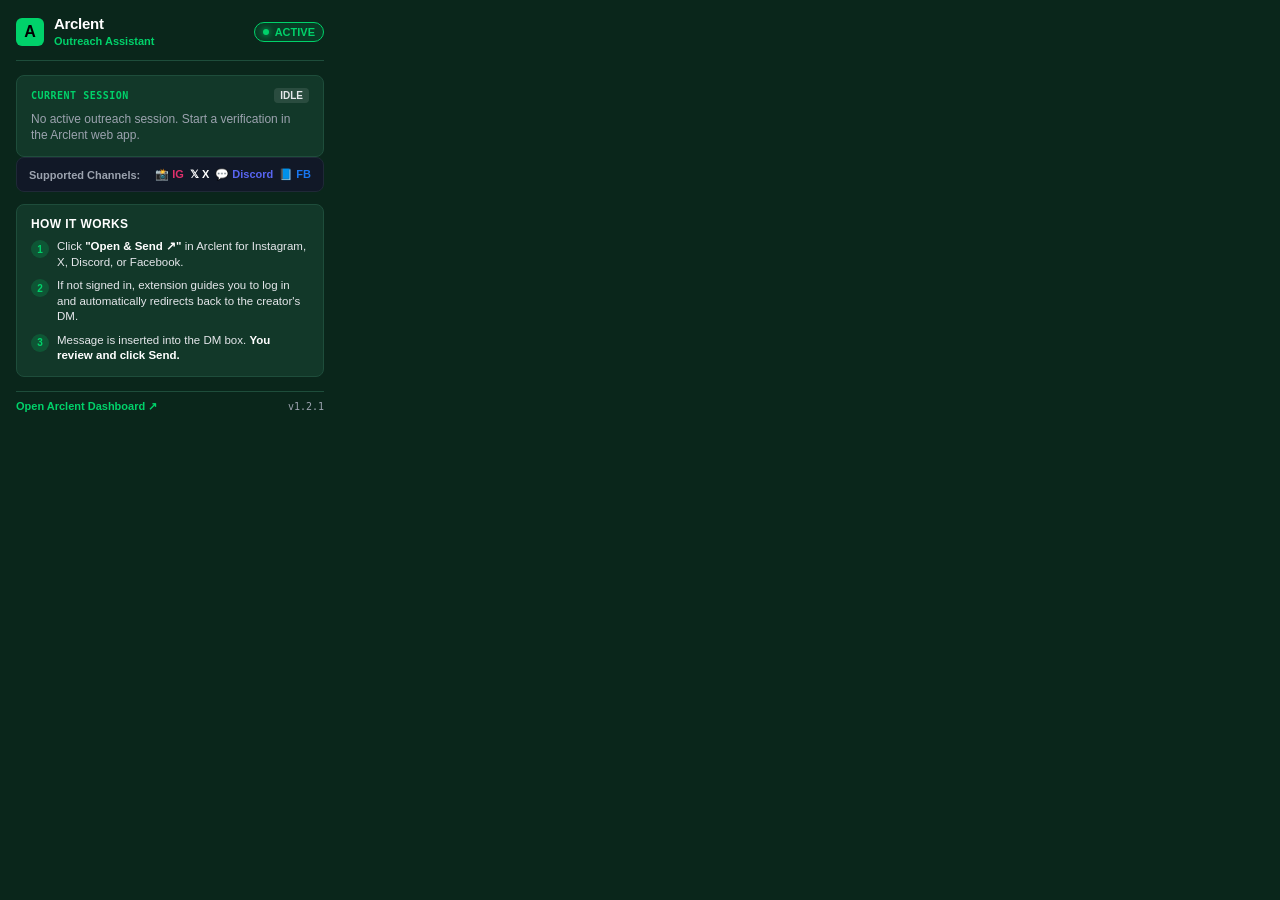
<file: instagram-extension/popup.html>
<!DOCTYPE html>
<html lang="en">
<head>
    <meta charset="UTF-8">
    <meta name="viewport" content="width=device-width, initial-scale=1.0">
    <title>Arclent Outreach Assistant</title>
    <link rel="stylesheet" href="popup.css">
</head>
<body>
    <div class="popup-container">
        <!-- Header -->
        <header class="popup-header">
            <div class="header-brand">
                <div class="brand-logo">A</div>
                <div class="brand-info">
                    <h1 class="brand-title">Arclent</h1>
                    <span class="brand-subtitle">Outreach Assistant</span>
                </div>
            </div>
            <div class="status-indicator active" id="status-pill" title="Extension Ready">
                <span class="status-dot"></span>
                <span class="status-text" id="status-text">Active</span>
            </div>
        </header>

        <!-- Main Body -->
        <main class="popup-body">
            <!-- Session Status Card -->
            <section class="session-card" id="session-card">
                <div class="card-header">
                    <span class="card-label">CURRENT SESSION</span>
                    <span class="badge" id="session-badge">IDLE</span>
                </div>
                <div class="session-content" id="session-content">
                    <p class="empty-state-text" id="session-empty-text">
                        No active outreach session. Start a verification in the Arclent web app.
                    </p>
                    <div class="active-session-details hidden" id="session-details">
                        <div class="detail-row">
                            <span class="detail-label">Platform:</span>
                            <span class="detail-val font-mono" id="session-platform" style="font-weight: 700; color: #00D26A;">Instagram</span>
                        </div>
                        <div class="detail-row">
                            <span class="detail-label">Creator:</span>
                            <span class="detail-val font-mono" id="session-username">@creator</span>
                        </div>
                        <div class="detail-row">
                            <span class="detail-label">Status:</span>
                            <span class="detail-val" id="session-status-text">Message Prepared</span>
                        </div>
                        <div class="message-preview-box font-mono" id="session-message-preview">
                            Message text preview...
                        </div>
                        <button type="button" class="btn-primary" id="btn-re-trigger" style="margin-top: 8px;">
                            Fill DM in Tab ↗
                        </button>
                    </div>
                </div>
            </section>

            <!-- Multi-Platform Badge List -->
            <section style="background: #111827; border: 1px solid #1F2937; border-radius: 8px; padding: 10px 12px; margin-bottom: 12px; display: flex; align-items: center; justify-content: space-between;">
                <span style="font-size: 11px; font-weight: 600; color: #9CA3AF;">Supported Channels:</span>
                <div style="display: flex; gap: 6px; font-size: 11px; font-weight: 700;">
                    <span style="color: #E1306C;" title="Instagram">📸 IG</span>
                    <span style="color: #FFFFFF;" title="X (Twitter)">𝕏 X</span>
                    <span style="color: #5865F2;" title="Discord">💬 Discord</span>
                    <span style="color: #1877F2;" title="Facebook">📘 FB</span>
                </div>
            </section>

            <!-- How It Works Card -->
            <section class="guide-card">
                <h2 class="guide-title">How It Works</h2>
                <div class="steps-list">
                    <div class="step-item">
                        <div class="step-num">1</div>
                        <div class="step-text">Click <strong>"Open & Send ↗"</strong> in Arclent for Instagram, X, Discord, or Facebook.</div>
                    </div>
                    <div class="step-item">
                        <div class="step-num">2</div>
                        <div class="step-text">If not signed in, extension guides you to log in and automatically redirects back to the creator's DM.</div>
                    </div>
                    <div class="step-item">
                        <div class="step-num">3</div>
                        <div class="step-text">Message is inserted into the DM box. <strong>You review and click Send.</strong></div>
                    </div>
                </div>
            </section>
        </main>

        <!-- Footer -->
        <footer class="popup-footer">
            <a href="https://ai-outreach-production-8dcc.up.railway.app/" target="_blank" class="footer-link">Open Arclent Dashboard ↗</a>
            <span class="version-tag">v1.2.1</span>
        </footer>
    </div>

    <script src="popup.js"></script>
</body>
</html>
</file>
<file: instagram-extension/popup.css>
/* Arclent Extension Popup Styling */
:root {
    --bg-dark: #0A261B;
    --card-bg: #123829;
    --card-border: #1E4D3B;
    --primary-green: #00D26A;
    --primary-hover: #00B75C;
    --text-white: #FFFFFF;
    --text-light: #E5E7EB;
    --text-muted: #9CA3AF;
    --cream: #FBF9F4;
}

* {
    box-sizing: border-box;
    margin: 0;
    padding: 0;
}

body {
    width: 340px;
    background-color: var(--bg-dark);
    color: var(--text-white);
    font-family: -apple-system, BlinkMacSystemFont, "Segoe UI", Roboto, Helvetica, Arial, sans-serif;
    font-size: 13px;
    margin: 0;
    padding: 0;
}

.popup-container {
    padding: 16px;
    display: flex;
    flex-direction: column;
    gap: 14px;
}

.font-mono {
    font-family: "JetBrains Mono", Consolas, Monaco, monospace;
}

/* Header */
.popup-header {
    display: flex;
    align-items: center;
    justify-content: space-between;
    padding-bottom: 12px;
    border-bottom: 1px solid var(--card-border);
}

.header-brand {
    display: flex;
    align-items: center;
    gap: 10px;
}

.brand-logo {
    width: 28px;
    height: 28px;
    background: var(--primary-green);
    color: #000000;
    font-weight: 900;
    font-size: 16px;
    display: flex;
    align-items: center;
    justify-content: center;
    border-radius: 6px;
}

.brand-title {
    font-size: 15px;
    font-weight: 800;
    color: var(--text-white);
    letter-spacing: -0.3px;
    line-height: 1.1;
}

.brand-subtitle {
    font-size: 11px;
    color: var(--primary-green);
    font-weight: 600;
}

.status-indicator {
    display: flex;
    align-items: center;
    gap: 6px;
    background: rgba(0, 210, 106, 0.12);
    border: 1px solid var(--primary-green);
    padding: 3px 8px;
    border-radius: 12px;
}

.status-dot {
    width: 6px;
    height: 6px;
    background: var(--primary-green);
    border-radius: 50%;
    box-shadow: 0 0 6px var(--primary-green);
}

.status-text {
    font-size: 11px;
    font-weight: 700;
    color: var(--primary-green);
    text-transform: uppercase;
}

/* Cards */
.session-card, .guide-card {
    background: var(--card-bg);
    border: 1px solid var(--card-border);
    border-radius: 8px;
    padding: 12px 14px;
}

.card-header {
    display: flex;
    align-items: center;
    justify-content: space-between;
    margin-bottom: 8px;
}

.card-label {
    font-size: 10px;
    font-weight: 800;
    letter-spacing: 0.5px;
    color: var(--primary-green);
    font-family: "JetBrains Mono", Consolas, monospace;
}

.badge {
    font-size: 10px;
    font-weight: 700;
    padding: 2px 6px;
    border-radius: 4px;
    background: rgba(255, 255, 255, 0.1);
    color: var(--text-light);
}

.badge.ready {
    background: var(--primary-green);
    color: #000;
}

.badge.pending {
    background: #F59E0B;
    color: #000;
}

.badge.failed {
    background: #EF4444;
    color: #FFF;
}

.empty-state-text {
    font-size: 12px;
    color: var(--text-muted);
    line-height: 1.4;
}

.active-session-details {
    display: flex;
    flex-direction: column;
    gap: 6px;
}

.detail-row {
    display: flex;
    justify-content: space-between;
    font-size: 12px;
}

.detail-label {
    color: var(--text-muted);
}

.detail-val {
    font-weight: 600;
    color: var(--text-white);
}

.message-preview-box {
    background: rgba(0, 0, 0, 0.3);
    border: 1px solid var(--card-border);
    border-radius: 6px;
    padding: 8px;
    font-size: 11px;
    color: #D1D5DB;
    max-height: 60px;
    overflow-y: auto;
    white-space: pre-wrap;
    word-break: break-word;
}

/* Guide */
.guide-title {
    font-size: 12px;
    font-weight: 700;
    color: var(--text-white);
    margin-bottom: 8px;
    text-transform: uppercase;
    letter-spacing: 0.4px;
}

.steps-list {
    display: flex;
    flex-direction: column;
    gap: 8px;
}

.step-item {
    display: flex;
    gap: 8px;
    align-items: flex-start;
}

.step-num {
    width: 18px;
    height: 18px;
    background: rgba(0, 210, 106, 0.2);
    color: var(--primary-green);
    border-radius: 50%;
    display: flex;
    align-items: center;
    justify-content: center;
    font-size: 10px;
    font-weight: 800;
    flex-shrink: 0;
    margin-top: 1px;
}

.step-text {
    font-size: 11.5px;
    line-height: 1.35;
    color: var(--text-light);
}

.step-text strong {
    color: var(--text-white);
}

/* Buttons */
.btn-primary {
    width: 100%;
    background: var(--primary-green);
    color: #000000;
    border: none;
    border-radius: 6px;
    padding: 8px 12px;
    font-size: 12px;
    font-weight: 800;
    cursor: pointer;
    transition: background 0.15s ease;
}

.btn-primary:hover {
    background: var(--primary-hover);
}

/* Footer */
.popup-footer {
    display: flex;
    align-items: center;
    justify-content: space-between;
    padding-top: 8px;
    border-top: 1px solid var(--card-border);
    font-size: 11px;
}

.footer-link {
    color: var(--primary-green);
    text-decoration: none;
    font-weight: 600;
}

.footer-link:hover {
    text-decoration: underline;
}

.version-tag {
    color: var(--text-muted);
    font-family: "JetBrains Mono", Consolas, monospace;
    font-size: 10px;
}

.hidden {
    display: none !important;
}
</file>
